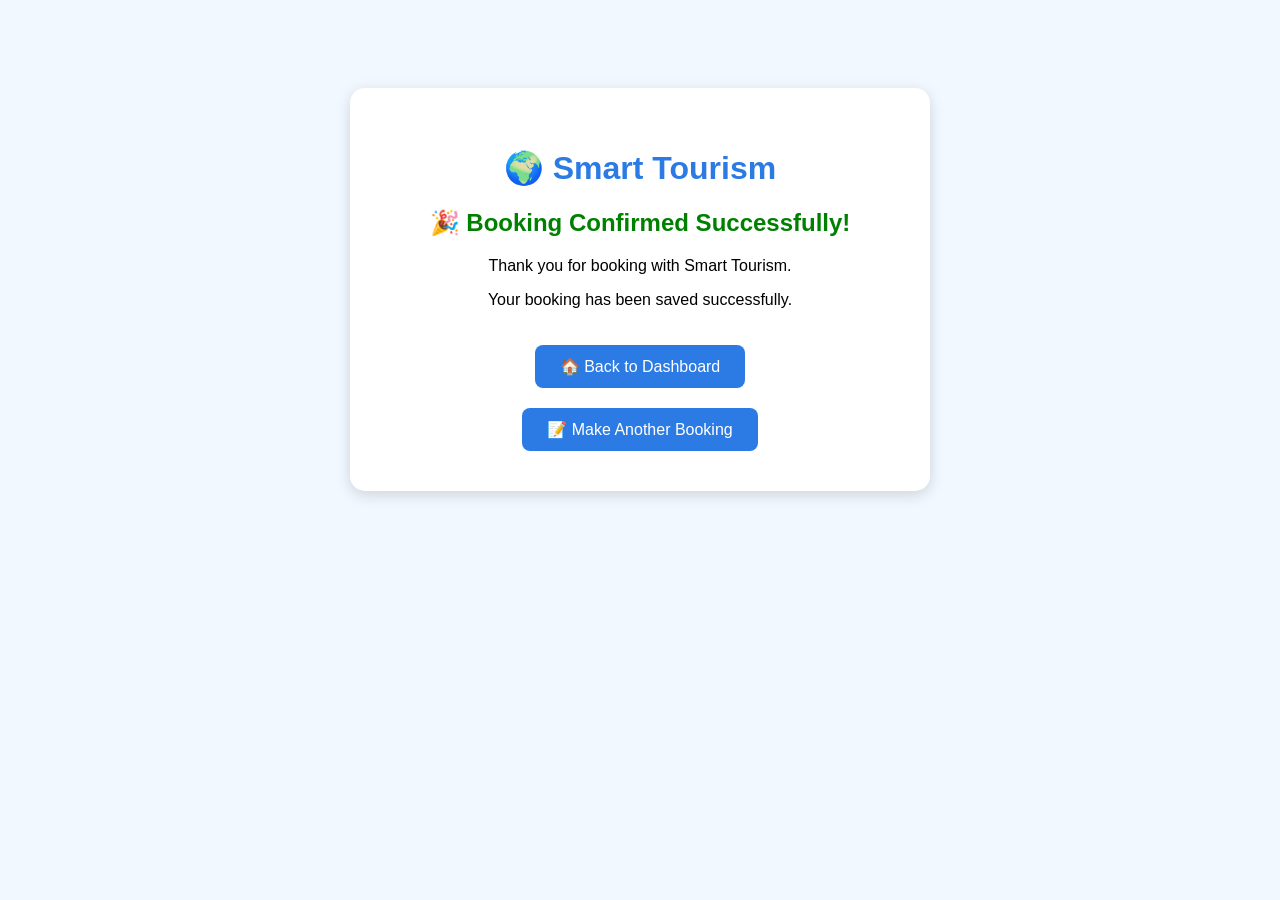
<file: templates/BookingSuccess.html>
<!DOCTYPE html>
<html lang="en">
<head>
    <meta charset="UTF-8">
    <meta name="viewport" content="width=device-width, initial-scale=1.0">

    <title>Booking Confirmed - Smart Tourism</title>

    <style>
        body {
            font-family: Arial, sans-serif;
            text-align: center;
            background-color: #f2f8ff;
            padding-top: 80px;
        }

        .success-box {
            background: white;
            width: 80%;
            max-width: 500px;
            margin: auto;
            padding: 40px;
            border-radius: 15px;
            box-shadow: 0 4px 15px rgba(0,0,0,0.15);
        }

        h1 {
            color: #2c7be5;
        }

        h2 {
            color: green;
        }

        .button {
            display: inline-block;
            margin-top: 20px;
            padding: 12px 25px;
            background-color: #2c7be5;
            color: white;
            text-decoration: none;
            border-radius: 8px;
        }

        .button:hover {
            background-color: #155ab6;
        }
    </style>
</head>

<body>

    <div class="success-box">

        <h1>🌍 Smart Tourism</h1>

        <h2>🎉 Booking Confirmed Successfully!</h2>

        <p>Thank you for booking with Smart Tourism.</p>

        <p>Your booking has been saved successfully.</p>

        <a href="/dashboard" class="button">
            🏠 Back to Dashboard
        </a>

        <br>

        <a href="/booking" class="button">
            📝 Make Another Booking
        </a>

    </div>

</body>
</html>
</file>
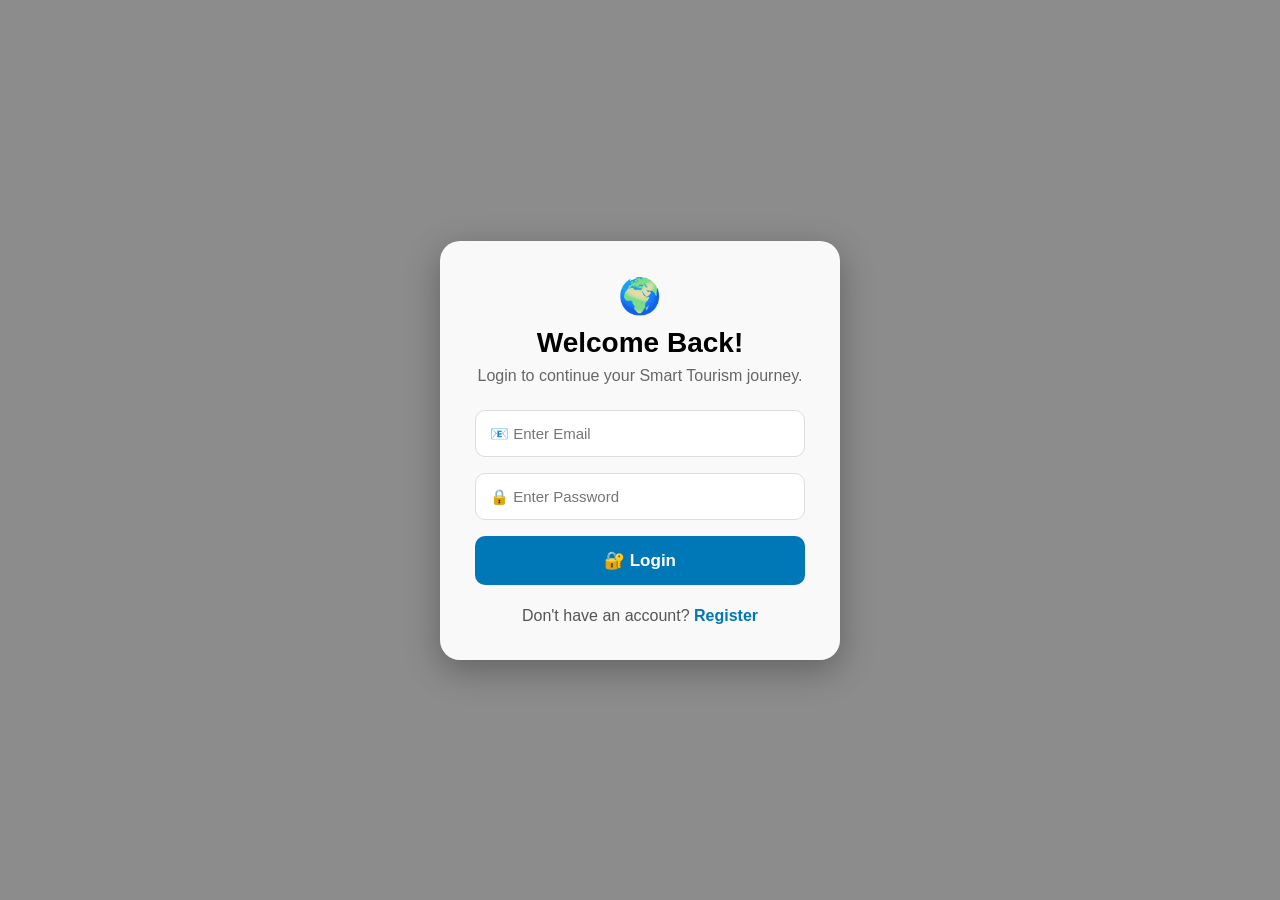
<file: templates/login.html>
<!DOCTYPE html>
<html lang="en">

<head>
    <meta charset="UTF-8">
    <meta name="viewport" content="width=device-width, initial-scale=1.0">

    <title>Login - Smart Tourism</title>

    <style>

        * {
            margin: 0;
            padding: 0;
            box-sizing: border-box;
            font-family: Arial, sans-serif;
        }

        body {
            min-height: 100vh;

            display: flex;
            justify-content: center;
            align-items: center;

            background:
                linear-gradient(rgba(0, 0, 0, 0.45),
                rgba(0, 0, 0, 0.45)),
                url("https://images.unsplash.com/photo-1500530855697-b586d89ba3ee")
                center/cover no-repeat;
        }

        .login-card {
            width: 400px;
            padding: 35px;

            background: rgba(255, 255, 255, 0.95);

            border-radius: 20px;

            box-shadow: 0 10px 35px rgba(0, 0, 0, 0.3);

            text-align: center;
        }

        .logo {
            font-size: 35px;
            margin-bottom: 10px;
        }

        h1 {
            margin-bottom: 8px;
            font-size: 28px;
        }

        .subtitle {
            color: #666;
            margin-bottom: 25px;
        }

        .input-box {
            width: 100%;
            padding: 14px;

            margin-bottom: 16px;

            border: 1px solid #ddd;
            border-radius: 10px;

            font-size: 15px;

            outline: none;
        }

        .input-box:focus {
            border-color: #0077b6;

            box-shadow:
                0 0 5px rgba(0, 119, 182, 0.3);
        }

        .login-btn {
            width: 100%;
            padding: 14px;

            border: none;
            border-radius: 10px;

            background: #0077b6;
            color: white;

            font-size: 17px;
            font-weight: bold;

            cursor: pointer;
        }

        .login-btn:hover {
            background: #005f8d;
        }

        .register-text {
            margin-top: 22px;
            color: #555;
        }

        .register-text a {
            color: #0077b6;
            font-weight: bold;
            text-decoration: none;
        }

        .register-text a:hover {
            text-decoration: underline;
        }

    </style>

</head>

<body>

    <div class="login-card">

        <div class="logo">
            🌍
        </div>

        <h1>Welcome Back!</h1>

        <p class="subtitle">
            Login to continue your Smart Tourism journey.
        </p>


        <form method="POST">

            <input
                class="input-box"
                type="email"
                name="email"
                placeholder="📧 Enter Email"
                required
            >

            <input
                class="input-box"
                type="password"
                name="password"
                placeholder="🔒 Enter Password"
                required
            >

            <button
                class="login-btn"
                type="submit">
                🔐 Login
            </button>

        </form>


        <p class="register-text">

            Don't have an account?

            <a href="/register">
                Register
            </a>

        </p>

    </div>

</body>

</html>
</file>
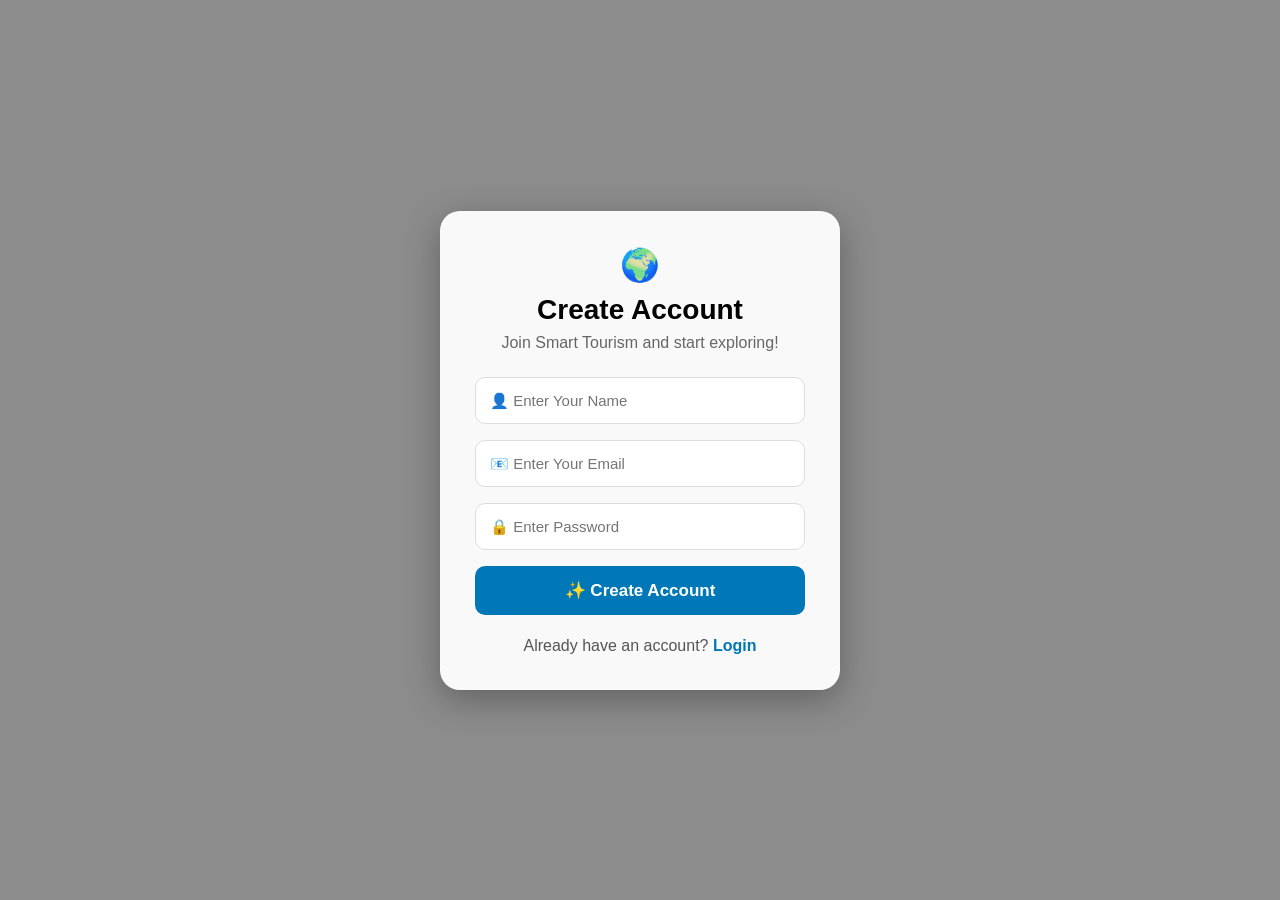
<file: templates/register.html>
<!DOCTYPE html>
<html lang="en">

<head>
    <meta charset="UTF-8">
    <meta name="viewport" content="width=device-width, initial-scale=1.0">

    <title>Register - Smart Tourism</title>

    <style>

        * {
            margin: 0;
            padding: 0;
            box-sizing: border-box;
            font-family: Arial, sans-serif;
        }

        body {
            min-height: 100vh;
            display: flex;
            justify-content: center;
            align-items: center;

            background:
                linear-gradient(rgba(0, 0, 0, 0.45),
                rgba(0, 0, 0, 0.45)),
                url("https://images.unsplash.com/photo-1507525428034-b723cf961d3e")
                center/cover no-repeat;
        }

        .register-card {
            width: 400px;
            padding: 35px;
            background: rgba(255, 255, 255, 0.95);
            border-radius: 20px;
            box-shadow: 0 10px 35px rgba(0, 0, 0, 0.3);
            text-align: center;
        }

        .logo {
            font-size: 32px;
            margin-bottom: 10px;
        }

        h1 {
            margin-bottom: 8px;
            font-size: 28px;
        }

        .subtitle {
            color: #666;
            margin-bottom: 25px;
        }

        .input-box {
            width: 100%;
            padding: 14px;
            margin-bottom: 16px;

            border: 1px solid #ddd;
            border-radius: 10px;

            font-size: 15px;
            outline: none;
        }

        .input-box:focus {
            border-color: #0077b6;
            box-shadow: 0 0 5px rgba(0, 119, 182, 0.3);
        }

        .register-btn {
            width: 100%;
            padding: 14px;

            border: none;
            border-radius: 10px;

            background: #0077b6;
            color: white;

            font-size: 17px;
            font-weight: bold;

            cursor: pointer;
        }

        .register-btn:hover {
            background: #005f8d;
        }

        .login-text {
            margin-top: 22px;
            color: #555;
        }

        .login-text a {
            color: #0077b6;
            font-weight: bold;
            text-decoration: none;
        }

        .login-text a:hover {
            text-decoration: underline;
        }

    </style>

</head>

<body>

    <div class="register-card">

        <div class="logo">🌍</div>

        <h1>Create Account</h1>

        <p class="subtitle">
            Join Smart Tourism and start exploring!
        </p>


        <form method="POST">

            <input
                class="input-box"
                type="text"
                name="name"
                placeholder="👤 Enter Your Name"
                required
            >

            <input
                class="input-box"
                type="email"
                name="email"
                placeholder="📧 Enter Your Email"
                required
            >

            <input
                class="input-box"
                type="password"
                name="password"
                placeholder="🔒 Enter Password"
                required
            >

            <button
                class="register-btn"
                type="submit">
                ✨ Create Account
            </button>

        </form>


        <p class="login-text">
            Already have an account?
            <a href="/login">Login</a>
        </p>

    </div>

</body>

</html>
</file>
